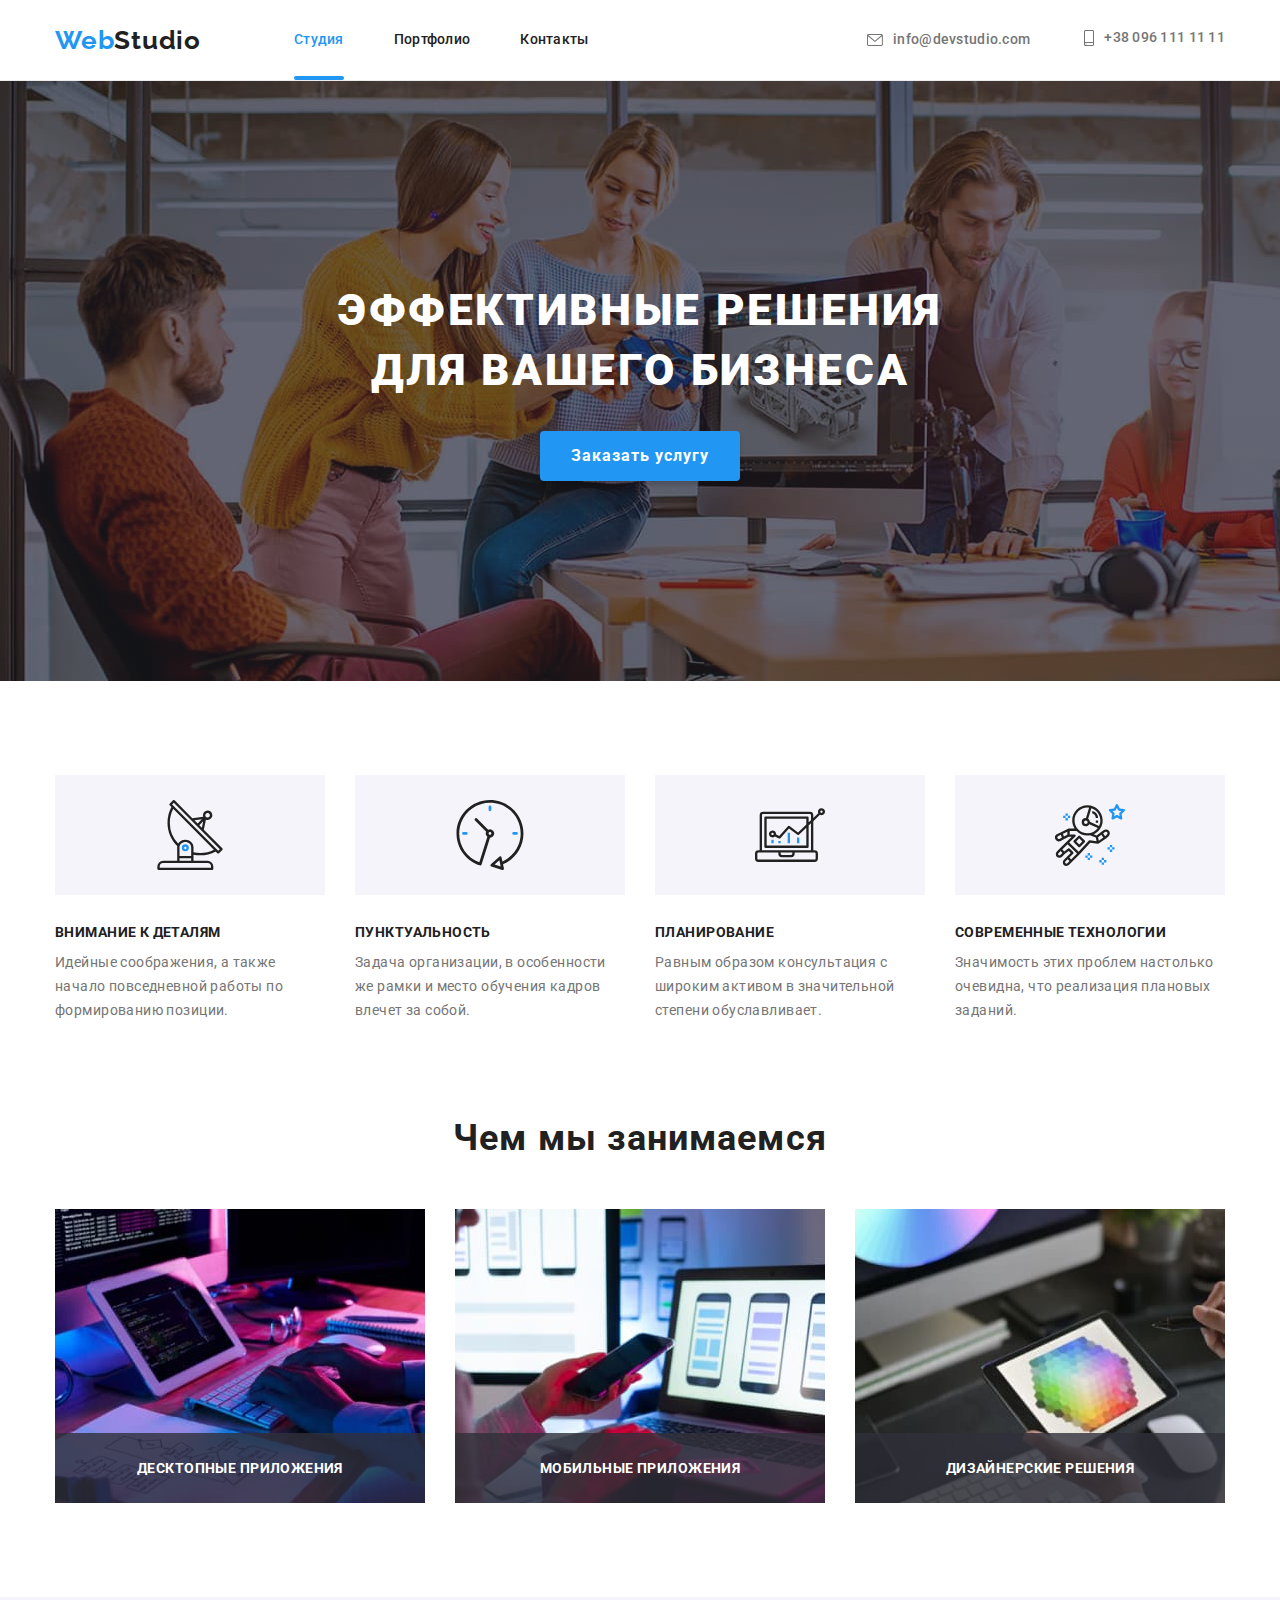
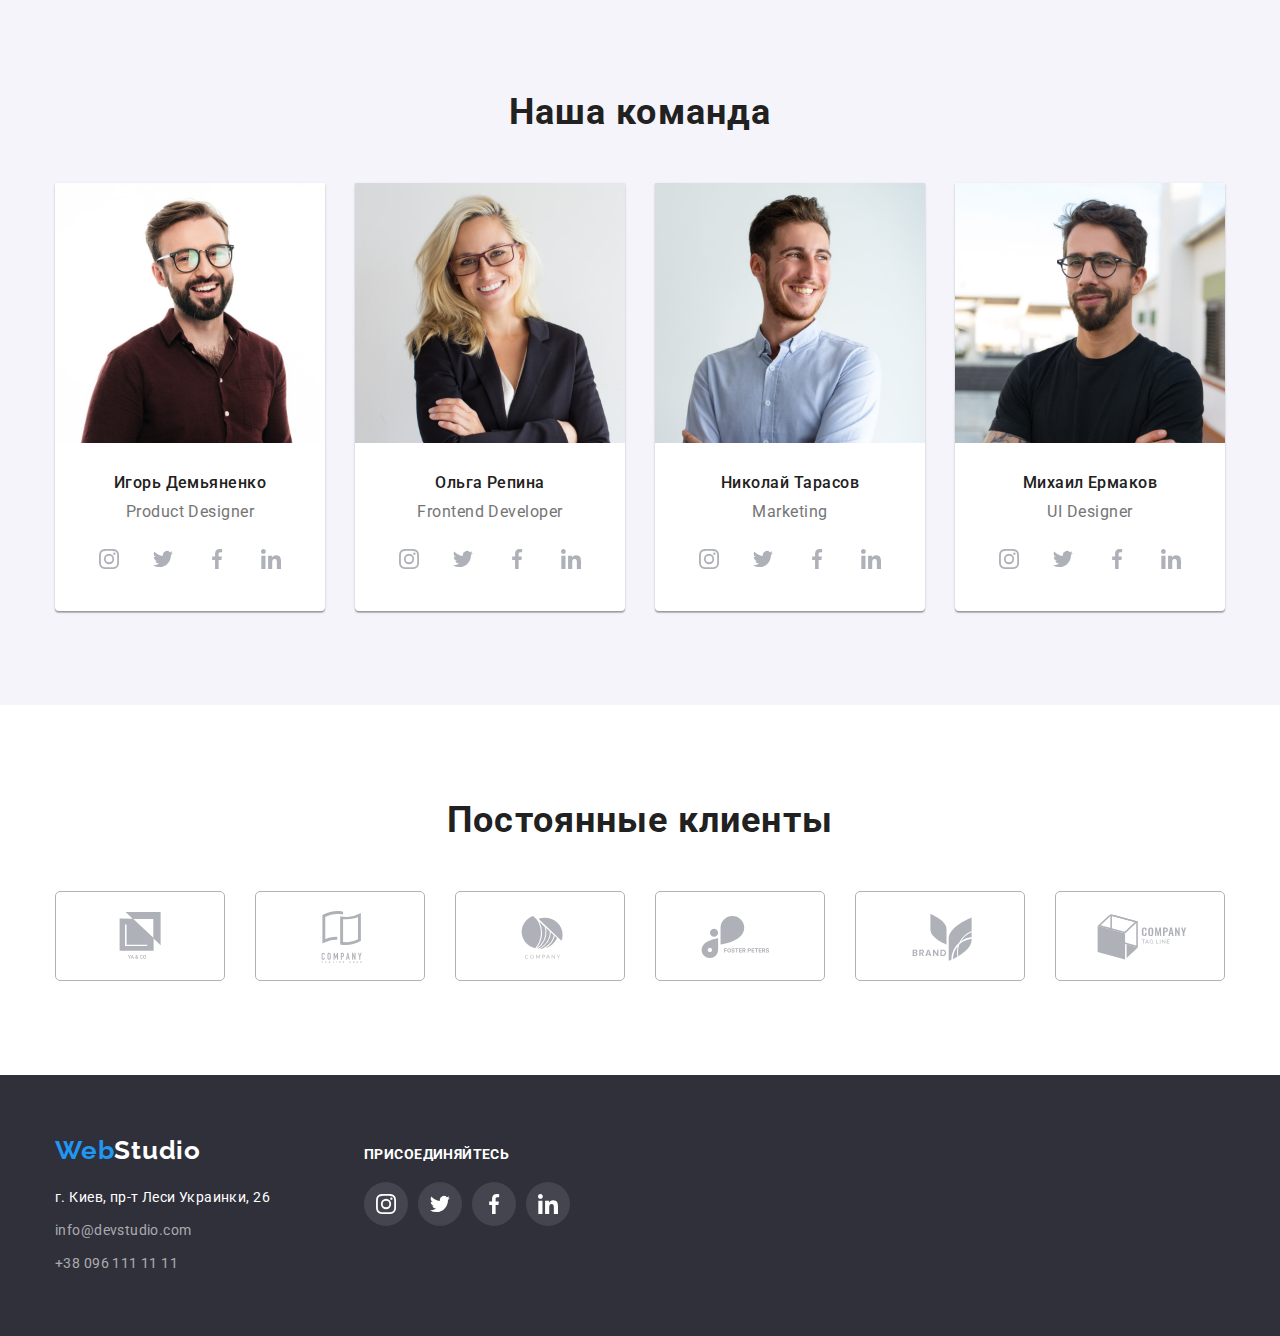
<file: index.html>
<!DOCTYPE html>
<html lang="ru">
  <head>
    <meta charset="UTF-8" />
    <meta name="viewport" content="width=device-width, initial-scale=1.0" />
    <title>WebStudio</title>
    <link
      href="https://fonts.googleapis.com/css2?family=Raleway:wght@700&family=Roboto:wght@400;500;700;900&display=swap"
      rel="stylesheet"
    />
    <link
      rel="stylesheet"
      href="https://cdnjs.cloudflare.com/ajax/libs/modern-normalize/1.0.0/modern-normalize.min.css"
    />
    <link rel="stylesheet" href="css/styles.css" />
  </head>
  <body>
    <header class="header">
      <div class="container flex-container">
        <nav class="main-navigation">
          <a href="./index.html" class="logo link"><span>Web</span>Studio</a>
          <ul class="site-nav list">
            <li class="item"><a href="" class="link current">Студия</a></li>
            <li class="item">
              <a href="./portfolio.html" class="link">Портфолио</a>
            </li>
            <li class="item"><a href="" class="link">Контакты</a></li>
          </ul>
        </nav>
        <div class="contact-info">
          <a href="mailto:info@devstudio.com" class="email link">
            <svg class="icon" width="16" height="12">
              <use href="./img/sprite.svg#envelope"></use>
            </svg>
            info@devstudio.com
          </a>
          <a href="tel:+380961111111" class="phone link">
            <svg class="icon" width="10" height="16">
              <use href="./img/sprite.svg#smartphone">
            </svg>
            +38 096 111 11 11</a>
        </div>
      </div>
    </header>
    <main>
      <section class="hero">
        <div class="container">
          <h1 class="title">Эффективные решения для вашего бизнеса</h1>
          <button class="order-btn" data-modal-open>Заказать услугу</button>
          <div class="backdrop is-hidden" data-modal>
            <div class="modal">
              <button class="close-btn" data-modal-close>
                <svg class="close-icon"width="18" height="18" viewBox="0 0 18 18" fill="none" xmlns="http://www.w3.org/2000/svg">
                  <path d="M15 4.10786L13.8921 3L9.5 7.39214L5.10786 3L4 4.10786L8.39214 8.5L4 12.8921L5.10786 14L9.5 9.60786L13.8921 14L15 12.8921L10.6079 8.5L15 4.10786Z" fill="black"/>
                </svg>
              </button>
            </div>
          </div>
        </div>
      </section>
      <section class="section advantages-section">
        <div class="container">
          <h2 class="section-title visually-hidden">Наши преимущества</h2>
          <ul class="advantages-list list">
            <li class="item">
              <div class="thumb">
                <svg width="70" height="70">
                  <use href="./img/sprite.svg#antenna"></use>
                </svg>
              </div>
              <h3 class="title">Внимание к деталям</h3>
              <p class="text">
                Идейные соображения, а также начало повседневной работы по
                формированию позиции.
              </p>
            </li>
            <li class="item">
              <div class="thumb">
                <svg width="70" height="70">
                  <use href="./img/sprite.svg#clock"></use>
                </svg>
              </div>
              <h3 class="title">Пунктуальность</h3>
              <p class="text">
                Задача организации, в особенности же рамки и место обучения
                кадров влечет за собой.
              </p>
            </li>
            <li class="item">
              <div class="thumb"><svg width="70" height="70">
                  <use href="./img/sprite.svg#diagram"></use>
                </svg>
              </div>
              <h3 class="title">Планирование</h3>
              <p class="text">
                Равным образом консультация с широким активом в значительной
                степени обуславливает.
              </p>
            </li>
            <li class="item">
              <div class="thumb"><svg width="70" height="70">
                  <use href="./img/sprite.svg#astronaut"></use>
                </svg>
              </div>
              <h3 class="title">Современные технологии</h3>
              <p class="text">
                Значимость этих проблем настолько очевидна, что реализация
                плановых заданий.
              </p>
            </li>
          </ul>
        </div>
      </section>
      <section class="section">
        <div class="container">
          <h2 class="section-title">Чем мы занимаемся</h2>
          <ul class="examples-list list">
            <li class="item">
              <img src="./img/box1.jpg" alt="Пример работы 1" width="370" />
              <p class="examples-text">Десктопные приложения</p>
            </li>
            <li class="item">
              <img src="./img/box2.jpg" alt="Пример работы 2" width="370" />
              <p class="examples-text">Мобильные приложения</p>
            </li>
            <li class="item">
              <img src="./img/box3.jpg" alt="Пример работы 3" width="370" />
              <p class="examples-text">Дизайнерские решения</p>
            </li>
          </ul>
        </div>
      </section>
      <section class="section team-section">
        <div class="container">
          <h2 class="section-title">Наша команда</h2>
          <ul class="team-list list">
            <li class="item">
              <img
                src="./img/team-member1.jpg"
                alt="Участник команды 1"
                width="270"
              />
              <div class="item-info">
                <h3 class="title">Игорь Демьяненко</h3>
                <p lang="en" class="text">Product Designer</p>
                <ul class="social-media list">
                  <li class="item">
                    <a class="link" href="#">
                      <svg class="icon" width="44" height="44">
                        <use href="./img/sprite.svg#instagram"></use>
                      </svg>
                    </a>
                  </li>
                  <li class="item">
                    <a class="link" href="#">
                      <svg class="icon" width="44" height="44">
                        <use href="./img/sprite.svg#twitter"></use>
                      </svg>
                    </a>
                  </li>
                  <li class="item">
                    <a class="link" href="#">
                      <svg class="icon" width="44" height="44">
                        <use href="./img/sprite.svg#facebook"></use>
                      </svg>
                    </a>
                  </li>
                  <li class="item">
                    <a class="link" href="#">
                      <svg class="icon" width="44" height="44">
                        <use href="./img/sprite.svg#linkedin"></use>
                      </svg>
                    </a>
                  </li>
                </ul>
              </div> 
            </li>
            <li class="item">
              <img
                src="./img/team-member2.jpg"
                alt="Участник команды 2"
                width="270"
              />
              <div class="item-info">
                <h3 class="title">Ольга Репина</h3>
                <p lang="en" class="text">Frontend Developer</p>
                <ul class="social-media list">
                  <li class="item">
                    <a class="link" href="#">
                      <svg class="icon" width="44" height="44">
                        <use href="./img/sprite.svg#instagram"></use>
                      </svg>
                    </a>
                  </li>
                  <li class="item">
                    <a class="link" href="#">
                      <svg class="icon" width="44" height="44">
                        <use href="./img/sprite.svg#twitter"></use>
                      </svg>
                    </a>
                  </li>
                  <li class="item">
                    <a class="link" href="#">
                      <svg class="icon" width="44" height="44">
                        <use href="./img/sprite.svg#facebook"></use>
                      </svg>
                    </a>
                  </li>
                  <li class="item">
                    <a class="link" href="#">
                      <svg class="icon" width="44" height="44">
                        <use href="./img/sprite.svg#linkedin"></use>
                      </svg>
                    </a>
                  </li>
                </ul>
              </div>
            </li>
            <li class="item">
              <img
                src="./img/team-member3.jpg"
                alt="Участник команды 3"
                width="270"
              />
              <div class="item-info">
                <h3 class="title">Николай Тарасов</h3>
                <p lang="en" class="text">Marketing</p>
                <ul class="social-media list">
                  <li class="item">
                    <a class="link" href="#">
                      <svg class="icon" width="44" height="44">
                        <use href="./img/sprite.svg#instagram"></use>
                      </svg>
                    </a>
                  </li>
                  <li class="item">
                    <a class="link" href="#">
                      <svg class="icon" width="44" height="44">
                        <use href="./img/sprite.svg#twitter"></use>
                      </svg>
                    </a>
                  </li>
                  <li class="item">
                    <a class="link" href="#">
                      <svg class="icon" width="44" height="44">
                        <use href="./img/sprite.svg#facebook"></use>
                      </svg>
                    </a>
                  </li>
                  <li class="item">
                    <a class="link" href="#">
                      <svg class="icon" width="44" height="44">
                        <use href="./img/sprite.svg#linkedin"></use>
                      </svg>
                    </a>
                  </li>
                </ul>
              </div>
            </li>
            <li class="item">
              <img
                src="./img/team-member4.jpg"
                alt="Участник команды 4"
                width="270"
              />
              <div class="item-info">
                <h3 class="title">Михаил Ермаков</h3>
                <p lang="en" class="text">UI Designer</p>
                <ul class="social-media list">
                  <li class="item">
                    <a class="link" href="#">
                      <svg class="icon" width="44" height="44">
                        <use href="./img/sprite.svg#instagram"></use>
                      </svg>
                    </a>
                  </li>
                  <li class="item">
                    <a class="link" href="#">
                      <svg class="icon" width="44" height="44">
                        <use href="./img/sprite.svg#twitter"></use>
                      </svg>
                    </a>
                  </li>
                  <li class="item">
                    <a class="link" href="#">
                      <svg class="icon" width="44" height="44">
                        <use href="./img/sprite.svg#facebook"></use>
                      </svg>
                    </a>
                  </li>
                  <li class="item">
                    <a class="link" href="#">
                      <svg class="icon" width="44" height="44">
                        <use href="./img/sprite.svg#linkedin"></use>
                      </svg>
                    </a>
                  </li>
                </ul>
              </div>
            </li>
          </ul>
        </div>
      </section>
      <section class="section clients-section">
        <div class="container">
          <h2 class="section-title">Постоянные клиенты</h2>
          <ul class="clients-list list">
            <li class="item">
              <a href="" class="item-link">
                <svg class="icon">
                  <use href="./img/sprite.svg#client1"></use>
                </svg>
              </a>
            </li>
            <li class="item">
              <a href="" class="item-link">
                <svg class="icon">
                  <use href="./img/sprite.svg#client2"></use>
                </svg>
              </a>
            </li>
            <li class="item">
              <a href="" class="item-link">
                <svg class="icon">
                  <use href="./img/sprite.svg#client3"></use>
                </svg>
              </a>
            </li>
            <li class="item">
              <a href="" class="item-link">
                <svg class="icon">
                  <use href="./img/sprite.svg#client4"></use>
                </svg>
              </a>
            </li>
            <li class="item">
              <a href="" class="item-link">
                <svg class="icon">
                  <use href="./img/sprite.svg#client5"></use>
                </svg>
              </a>
            </li>
            <li class="item">
              <a href="" class="item-link">
                <svg class="icon">
                  <use href="./img/sprite.svg#client6"></use>
                  </svg>
              </a>
            </li>
          </ul>
        </div>
      </section>
    </main>
    <footer class="footer">
      <div class="container flex-container">
        <div class="footer-column">
        <a href="./index.html" class="logo link"><span>Web</span>Studio</a>
        <address class="address">
          г. Киев, пр-т Леси Украинки, 26<br />
          <a href="mailto:info@devstudio.com" class="email link"
            >info@devstudio.com</a
          >
          <a href="tel:+380961111111" class="phone link">+38 096 111 11 11</a>
        </address>
        </div>
        <div class="footer-column">
          <b class="join">Присоединяйтесь</b>
          <ul class="social-media list">
            <li class="item">
              <a class="link" href="#">
                <svg class="icon" width="44" height="44">
                  <use href="./img/sprite.svg#instagram"></use>
                </svg>
              </a>
            </li>
            <li class="item">
              <a class="link" href="#">
                <svg class="icon" width="44" height="44">
                  <use href="./img/sprite.svg#twitter"></use>
                </svg>
              </a>
            </li>
            <li class="item">
              <a class="link" href="#">
                <svg class="icon" width="44" height="44">
                  <use href="./img/sprite.svg#facebook"></use>
                </svg>
              </a>
            </li>
            <li class="item">
              <a class="link" href="#">
                <svg class="icon" width="44" height="44">
                  <use href="./img/sprite.svg#linkedin"></use>
                </svg>
              </a>
            </li>
          </ul>
        </div>
      </div>
    </footer>
    <script src="js/modal.js"> 

    </script>
  </body>
</html>
</file>
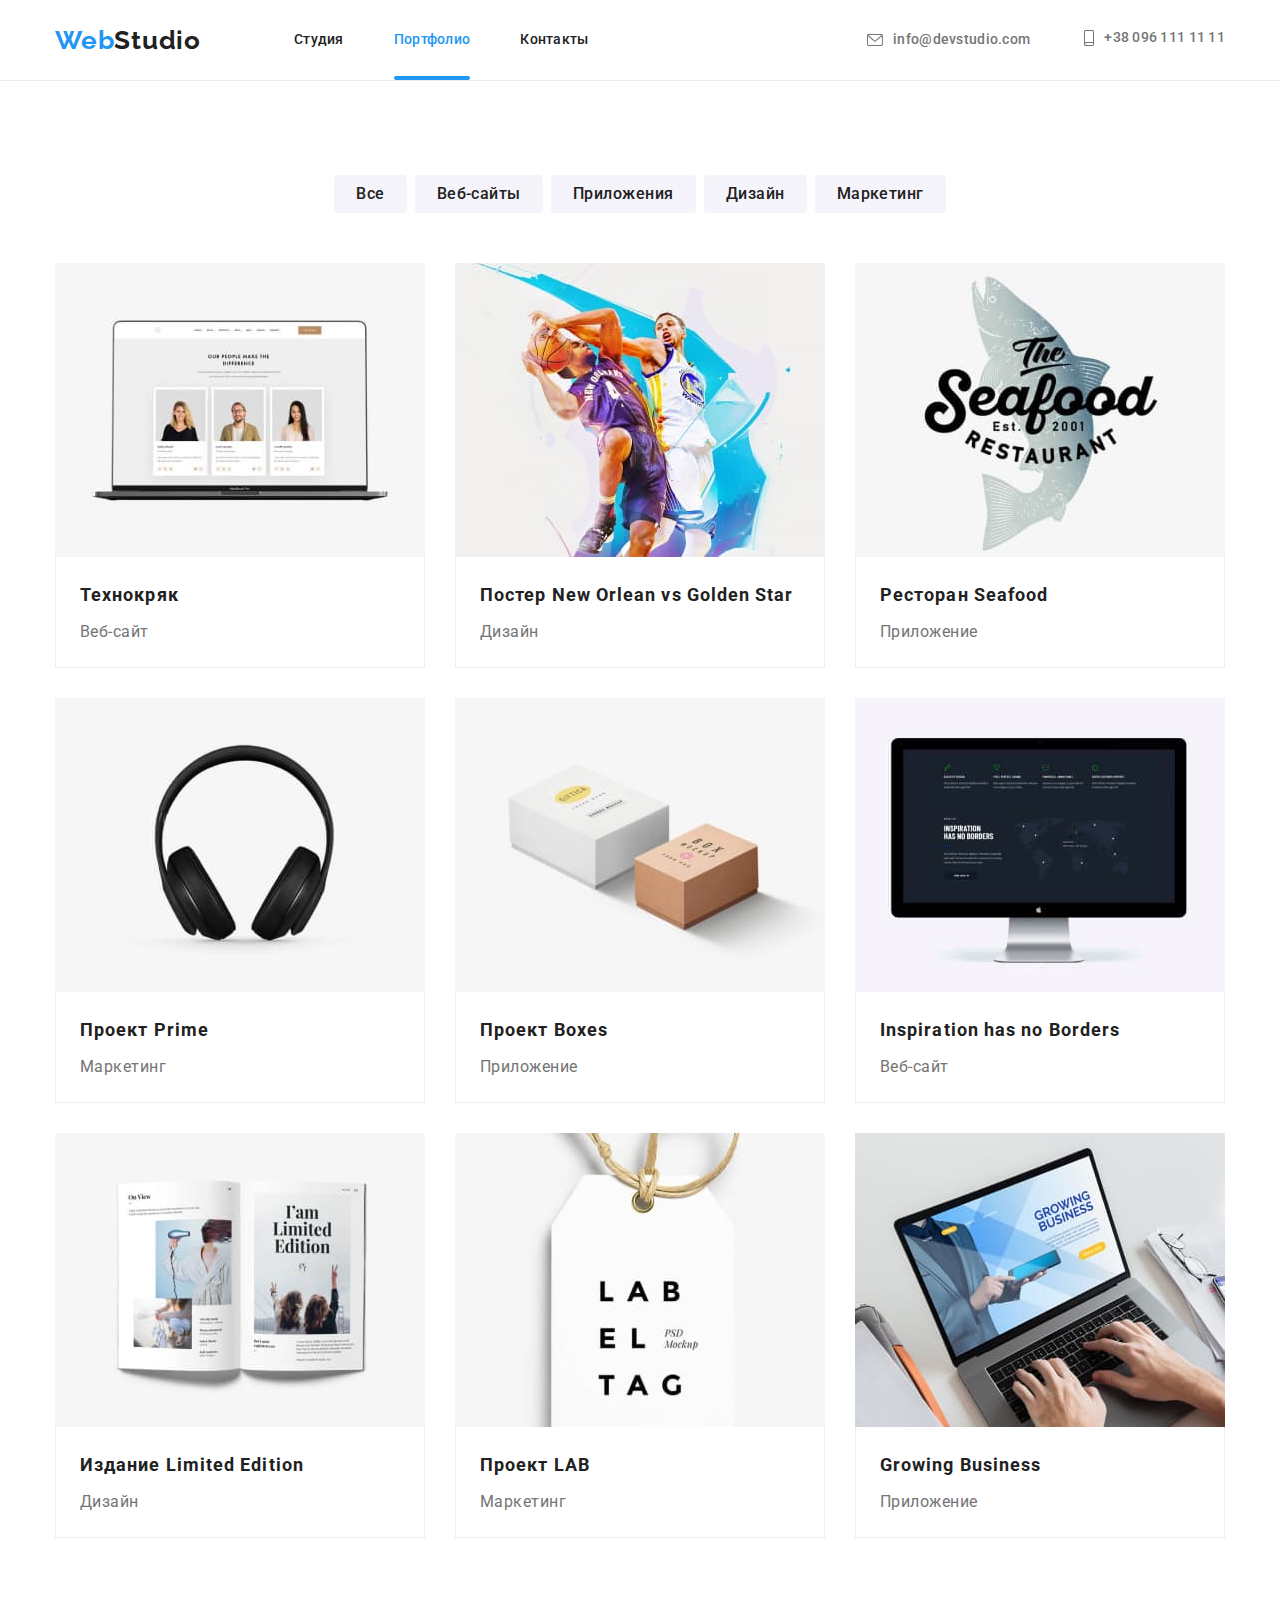
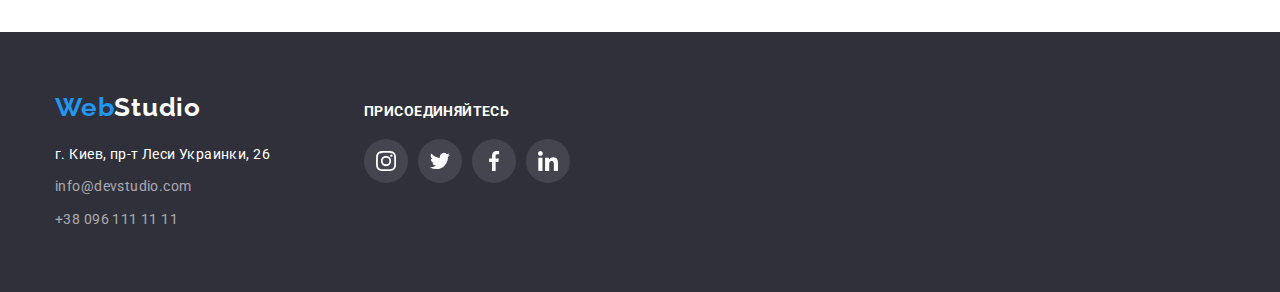
<file: portfolio.html>
<!DOCTYPE html>
<html lang="ru">
  <head>
    <meta charset="UTF-8" />
    <meta name="viewport" content="width=device-width, initial-scale=1.0" />
    <title>WebStudio</title>
    <link
      href="https://fonts.googleapis.com/css2?family=Raleway:wght@700&family=Roboto:wght@400;500;700;900&display=swap"
      rel="stylesheet"
    />
    <link
      rel="stylesheet"
      href="https://cdnjs.cloudflare.com/ajax/libs/modern-normalize/1.0.0/modern-normalize.min.css"
    />
    <link rel="stylesheet" href="css/styles.css" />
  </head>
  <body>
    <header class="header">
      <div class="container flex-container">
        <nav class="main-navigation">
          <a href="./index.html" class="logo link"><span>Web</span>Studio</a>
          <ul class="site-nav list">
            <li class="item"><a href="./index.html" class="link">Студия</a></li>
            <li class="item">
              <a href="./portfolio.html" class="link current">Портфолио</a>
            </li>
            <li class="item"><a href="" class="link">Контакты</a></li>
          </ul>
        </nav>
        <div class="contact-info">
          <a href="mailto:info@devstudio.com" class="email link">
            <svg class="icon" width="16" height="12">
              <use href="./img/sprite.svg#envelope"></use>
            </svg>
            info@devstudio.com
          </a>
          <a href="tel:+380961111111" class="phone link">
            <svg class="icon" width="10" height="16">
              <use href="./img/sprite.svg#smartphone"></use>
            </svg>
            +38 096 111 11 11
          </a>
        </div>
      </div>
    </header>
    <main>
      <section class="section portfolio-section">
        <div class="container">
          <h1>Наши работы</h1>
          <ul class="filter-list list">
            <li class="item">
              <button type="button" class="filter-btn">Все</button>
            </li>
            <li class="item">
              <button type="button" class="filter-btn">Веб-сайты</button>
            </li>
            <li class="item">
              <button type="button" class="filter-btn">Приложения</button>
            </li>
            <li class="item">
              <button type="button" class="filter-btn">Дизайн</button>
            </li>
            <li class="item">
              <button type="button" class="filter-btn">Маркетинг</button>
            </li>
          </ul>
          <ul class="works-list list">
            <li class="item">
              <a href="" class="link"
                ><div class="thumb">
                  <img
                    src="./img/portfolio-img1.jpg"
                    alt="Технокряк"
                    width="370"
                  />
                  <div class="overlay">
                    <p class="overlay-text">
                      Технокряк это современная площадка распространения
                      коронавируса. Компании используют эту платформу для
                      цифрового шпионажа и атак на защищённые сервера
                      конкурентов.
                    </p>
                  </div>
                </div>
                <div class="item-info">
                  <h2 class="title">Технокряк</h2>
                  <p class="text">Веб-сайт</p>
                </div></a
              >
            </li>
            <li class="item">
              <a href="" class="link"
                ><div class="thumb">
                  <img
                    src="./img/portfolio-img2.jpg"
                    alt="Постер New Orlean vs Golden Star"
                    width="370"
                  />
                  <div class="overlay">
                    <p class="overlay-text">
                      Технокряк это современная площадка распространения
                      коронавируса. Компании используют эту платформу для
                      цифрового шпионажа и атак на защищённые сервера
                      конкурентов.
                    </p>
                  </div>
                </div>
                <div class="item-info">
                  <h2 class="title">Постер New Orlean vs Golden Star</h2>
                  <p class="text">Дизайн</p>
                </div></a
              >
            </li>
            <li class="item">
              <a href="" class="link"
                ><div class="thumb">
                  <img
                    src="./img/portfolio-img3.jpg"
                    alt="Ресторан Seafood"
                    width="370"
                  />
                  <div class="overlay">
                    <p class="overlay-text">
                      Технокряк это современная площадка распространения
                      коронавируса. Компании используют эту платформу для
                      цифрового шпионажа и атак на защищённые сервера
                      конкурентов.
                    </p>
                  </div>
                </div>
                <div class="item-info">
                  <h2 class="title">Ресторан Seafood</h2>
                  <p class="text">Приложение</p>
                </div></a
              >
            </li>
            <li class="item">
              <a href="" class="link"
                ><div class="thumb">
                  <img
                    src="./img/portfolio-img4.jpg"
                    alt="Проект Prime"
                    width="370"
                  />
                  <div class="overlay">
                    <p class="overlay-text">
                      Технокряк это современная площадка распространения
                      коронавируса. Компании используют эту платформу для
                      цифрового шпионажа и атак на защищённые сервера
                      конкурентов.
                    </p>
                  </div>
                </div>
                <div class="item-info">
                  <h2 class="title">Проект Prime</h2>
                  <p class="text">Маркетинг</p>
                </div></a
              >
            </li>
            <li class="item">
              <a href="" class="link"
                ><div class="thumb">
                  <img
                    src="./img/portfolio-img5.jpg"
                    alt="Проект Boxes"
                    width="370"
                  />
                  <div class="overlay">
                    <p class="overlay-text">
                      Технокряк это современная площадка распространения
                      коронавируса. Компании используют эту платформу для
                      цифрового шпионажа и атак на защищённые сервера
                      конкурентов.
                    </p>
                  </div>
                </div>
                <div class="item-info">
                  <h2 class="title">Проект Boxes</h2>
                  <p class="text">Приложение</p>
                </div></a
              >
            </li>
            <li class="item">
              <a href="" class="link"
                ><div class="thumb">
                  <img
                    src="./img/portfolio-img6.jpg"
                    alt="Inspiration has no Borders"
                    width="370"
                  />
                  <div class="overlay">
                    <p class="overlay-text">
                      Технокряк это современная площадка распространения
                      коронавируса. Компании используют эту платформу для
                      цифрового шпионажа и атак на защищённые сервера
                      конкурентов.
                    </p>
                  </div>
                </div>
                <div class="item-info">
                  <h2 class="title">Inspiration has no Borders</h2>
                  <p class="text">Веб-сайт</p>
                </div></a
              >
            </li>
            <li class="item">
              <a href="" class="link"
                ><div class="thumb">
                  <img
                    src="./img/portfolio-img7.jpg"
                    alt="Издание Limited Edition"
                    width="370"
                  />
                  <div class="overlay">
                    <p class="overlay-text">
                      Технокряк это современная площадка распространения
                      коронавируса. Компании используют эту платформу для
                      цифрового шпионажа и атак на защищённые сервера
                      конкурентов.
                    </p>
                  </div>
                </div>
                <div class="item-info">
                  <h2 class="title">Издание Limited Edition</h2>
                  <p class="text">Дизайн</p>
                </div></a
              >
            </li>
            <li class="item">
              <a href="" class="link"
                ><div class="thumb">
                  <img
                    src="./img/portfolio-img8.jpg"
                    alt="Проект LAB"
                    width="370"
                  />
                  <div class="overlay">
                    <p class="overlay-text">
                      Технокряк это современная площадка распространения
                      коронавируса. Компании используют эту платформу для
                      цифрового шпионажа и атак на защищённые сервера
                      конкурентов.
                    </p>
                  </div>
                </div>
                <div class="item-info">
                  <h2 class="title">Проект LAB</h2>
                  <p class="text">Маркетинг</p>
                </div></a
              >
            </li>
            <li class="item">
              <a href="" class="link"
                ><div class="thumb">
                  <img
                    src="./img/portfolio-img9.jpg"
                    alt="Growing Business"
                    width="370"
                  />
                  <div class="overlay">
                    <p class="overlay-text">
                      Технокряк это современная площадка распространения
                      коронавируса. Компании используют эту платформу для
                      цифрового шпионажа и атак на защищённые сервера
                      конкурентов.
                    </p>
                  </div>
                </div>
                <div class="item-info">
                  <h2 class="title">Growing Business</h2>
                  <p class="text">Приложение</p>
                </div></a
              >
            </li>
          </ul>
        </div>
      </section>
    </main>
    <footer class="footer">
      <div class="container flex-container">
        <div class="footer-column">
          <a href="./index.html" class="logo link"><span>Web</span>Studio</a>
          <address class="address">
            г. Киев, пр-т Леси Украинки, 26<br />
            <a href="mailto:info@devstudio.com" class="email link"
              >info@devstudio.com</a
            >
            <a href="tel:+380961111111" class="phone link">+38 096 111 11 11</a>
          </address>
        </div>
        <div class="footer-column">
          <b class="join">Присоединяйтесь</b>
          <ul class="social-media list">
            <li class="item">
              <a class="link" href="#">
                <svg class="icon" width="44" height="44">
                  <use href="./img/sprite.svg#instagram"></use>
                </svg>
              </a>
            </li>
            <li class="item">
              <a class="link" href="#">
                <svg class="icon" width="44" height="44">
                  <use href="./img/sprite.svg#twitter"></use>
                </svg>
              </a>
            </li>
            <li class="item">
              <a class="link" href="#">
                <svg class="icon" width="44" height="44">
                  <use href="./img/sprite.svg#facebook"></use>
                </svg>
              </a>
            </li>
            <li class="item">
              <a class="link" href="#">
                <svg class="icon" width="44" height="44">
                  <use href="./img/sprite.svg#linkedin"></use>
                </svg>
              </a>
            </li>
          </ul>
        </div>
      </div>
    </footer>
  </body>
</html>
</file>
<file: css/styles.css>
:root {
  --primary-text-color: #757575;
  --title-text-color: #212121;
  --accent-color: #2196f3;
  --primary-white-color: #ffffff;
}

body {
  background-color: var(--primary-white-color);
  color: var(--primary-text-color);
  font-family: 'Roboto', sans-serif;
}

h1,
h2,
h3 {
  color: var(--title-text-color);
}

h1,
h2,
h3,
p {
  margin: 0;
  padding: 0;
}

.list {
  list-style-type: none;
  margin: 0;
  padding: 0;
}
.link {
  color: inherit;
  text-decoration: none;
}

.container {
  width: 1200px;
  padding-left: 15px;
  padding-right: 15px;
  margin-left: auto;
  margin-right: auto;
}

/* Header */
.header {
  border-bottom: 1px solid #ececec;
}

.flex-container {
  display: flex;
  align-items: center;
}

.main-navigation {
  display: flex;
  align-items: center;
}

.logo {
  color: var(--title-text-color);
  margin-right: 93px;
  font-family: 'Raleway', sans-serif;
  font-weight: 700;
  font-size: 26px;
  line-height: 1.19;
  letter-spacing: 0.03em;
}

.logo span {
  color: var(--accent-color);
}

.site-nav {
  display: flex;
}

.site-nav .item + .item {
  margin-left: 50px;
}

.site-nav .link {
  display: block;
  padding-top: 32px;
  padding-bottom: 32px;
  color: var(--title-text-color);
  font-weight: 500;
  font-size: 14px;
  line-height: 1.14;
  letter-spacing: 0.02em;
  position: relative;
  transition: 250ms all cubic-bezier(0.4, 0, 0.2, 1);
}

.site-nav .link:hover,
.site-nav .link:focus {
  color: var(--accent-color);
}
.site-nav .link.current {
  color: var(--accent-color);
}

.site-nav .link.current::after {
  content: '';
  display: block;
  position: absolute;
  left: 0;
  bottom: 0;
  width: 100%;
  height: 4px;
  background: var(--accent-color);
  border-radius: 2px;
}

.header .email {
  margin-right: 50px;
}

.icon {
  fill: currentColor;
}

.contact-info .icon {
  margin-right: 10px;
}

.header .email,
.header .phone {
  display: inline-flex;
  align-items: center;
  font-weight: 500;
  font-size: 14px;
  line-height: 1.14;
  letter-spacing: 0.02em;
  transition: 250ms all cubic-bezier(0.4, 0, 0.2, 1);
}

.header .email:hover,
.header .phone:hover {
  color: var(--accent-color);
}

.contact-info {
  margin-left: auto;
}

/* Hero */

.hero {
  background: #2f303a;
  max-width: 1600px;
  min-height: 600px;
  background-image: linear-gradient(
      to right,
      rgba(47, 48, 58, 0.4),
      rgba(47, 48, 58, 0.4)
    ),
    url('../img/background.jpg');
  background-repeat: no-repeat;
  background-size: cover;
  text-align: center;
}

.hero .container {
  min-height: 600px;
  display: flex;
  flex-direction: column;
  justify-content: center;
  align-items: center;
}
.hero .title {
  width: 696px;
  margin: 0 auto;
  margin-bottom: 30px;
  color: var(--primary-white-color);
  font-weight: 900;
  font-size: 44px;
  line-height: 1.36;
  text-align: center;
  letter-spacing: 0.06em;
  text-transform: uppercase;
}
.order-btn {
  display: block;
  padding: 10px;
  width: 200px;
  border: none;
  outline: none;
  background: var(--accent-color);
  color: var(--primary-white-color);
  font-weight: bold;
  font-size: 16px;
  line-height: 30px;
  letter-spacing: 0.06em;
  border-radius: 4px;
  cursor: pointer;
  box-shadow: 0px 4px 4px rgba(0, 0, 0, 0.15);
}

.backdrop {
  position: fixed;
  top: 0;
  left: 0;
  width: 100%;
  height: 100%;
  z-index: 999999;
  background: rgba(0, 0, 0, 0.2);
  opacity: 1;
  transition: opacity 250ms cubic-bezier(0.4, 0, 0.2, 1);
}

.backdrop.is-hidden {
  opacity: 0;
  pointer-events: none;
}

.modal {
  position: absolute;
  top: 50%;
  left: 50%;
  min-width: 528px;
  min-height: 581px;
  background-color: var(--primary-white-color);
  opacity: 1;
  transform: translate(-50%, -50%) scale(1);
  transition: transform 250ms cubic-bezier(0.4, 0, 0.2, 1),
    opacity 250ms cubic-bezier(0.4, 0, 0.2, 1);
}

.backdrop.is-hidden .modal {
  transform: translate(-50%, -50%) scale(0.8);
  opacity: 0;
}

.close-btn {
  position: absolute;
  display: flex;
  top: 8px;
  right: 8px;
  width: 30px;
  height: 30px;
  background: transparent;
  outline: none;
  border: 1px solid rgba(0, 0, 0, 0.1);
  border-radius: 50%;
  cursor: pointer;
}

.close-icon {
  margin: auto;
}
/* Advantages*/

.section {
  padding-top: 94px;
  padding-bottom: 94px;
}

.advantages-section {
  padding-bottom: 0;
}

.section-title {
  margin-bottom: 50px;
  font-weight: 700;
  font-size: 36px;
  line-height: 1.17;
  text-align: center;
  letter-spacing: 0.03em;
}

.visually-hidden {
  position: absolute;
  width: 1px;
  height: 1px;
  margin: -1px;
  border: 0;
  padding: 0;
  clip: rect(0 0 0 0);
  overflow: hidden;
}

.advantages-list {
  display: flex;
  margin: -15px;
}

.advantages-list .item {
  width: 270px;
  margin: 15px;
}

.advantages-list .thumb {
  display: flex;
  justify-content: center;
  align-items: center;
  height: 120px;
  margin-bottom: 30px;
  background-color: #f5f4fa;
}

.advantages-list .title {
  margin-bottom: 10px;
  font-weight: 700;
  font-size: 14px;
  line-height: 1.14;
  letter-spacing: 0.03em;
  text-transform: uppercase;
}

.advantages-list .text {
  font-weight: 400;
  font-size: 14px;
  line-height: 1.71;
  letter-spacing: 0.03em;
}

/*Examples List*/
.examples-list {
  display: flex;
  margin: -15px;
}

.examples-list img {
  display: block;
}
.examples-list .item {
  position: relative;
  width: 370px;
  margin: 15px;
}

.examples-list .examples-text {
  position: absolute;
  width: 100%;
  height: 70px;
  left: 0;
  bottom: 0;
  background: rgba(47, 48, 58, 0.8);
  display: flex;
  justify-content: center;
  align-items: center;
  color: var(--primary-white-color);
  text-transform: uppercase;
  font-weight: bold;
  font-size: 14px;
  line-height: 16px;
  letter-spacing: 0.03em;
}
/*Team List*/
.team-section {
  background: #f5f4fa;
}

.team-list {
  display: flex;
  margin: -15px;
}

.team-list img {
  display: block;
}

.team-list > .item {
  width: 270px;
  margin: 15px;
  text-align: center;
  background: #fff;
  border-radius: 0px 0px 4px 4px;
  box-shadow: 0px 1px 3px rgba(0, 0, 0, 0.12), 0px 1px 1px rgba(0, 0, 0, 0.14),
    0px 2px 1px rgba(0, 0, 0, 0.2);
}

.team-list .item-info {
  padding: 30px 0;
}

.team-list .title {
  margin-bottom: 10px;
  font-weight: 500;
  font-size: 16px;
  line-height: 1.19;
  letter-spacing: 0.03em;
}

.team-list .text {
  font-weight: 400;
  margin-bottom: 16px;
  font-size: 16px;
  line-height: 1.19;
  letter-spacing: 0.03em;
}

.social-media {
  display: flex;
  justify-content: center;
}

.social-media .item {
  margin-right: 10px;
}
.social-media .item:last-child {
  margin-right: 0;
}

.social-media .link {
  display: flex;
  justify-content: center;
  align-items: center;
  width: 44px;
  height: 44px;
  border-radius: 50%;
  color: #afb1b8;
  transition: 250ms all cubic-bezier(0.4, 0, 0.2, 1);
}

.social-media .link:hover,
.social-media .link:focus {
  background: #2196f3;
  color: #fff;
}

/*Clients-list*/
.clients-list {
  display: flex;
}
.clients-list .item {
  width: 170px;
  height: 90px;
  margin-right: 30px;
}

.clients-list .item:last-child {
  margin-right: 0;
}
.clients-list .item-link {
  display: block;
  color: #afb1b8;
  width: 170px;
  height: 90px;
  border: 1px solid #afb1b8;
  border-radius: 5px;
  transition: 250ms all cubic-bezier(0.4, 0, 0.2, 1);
}

.clients-list .item-link:hover,
.clients-list .item-link:focus {
  color: var(--accent-color);
  border: 1px solid var(--accent-color);
}

.clients-list .icon {
  fill: currentColor;
  width: 170px;
  height: 90px;
}
/* Footer*/
.footer {
  padding-top: 60px;
  padding-bottom: 60px;
  background: #2f303a;
}

.footer .logo,
.footer .address {
  color: var(--primary-white-color);
}

.footer .address {
  margin-top: 20px;
  font-style: normal;
  font-weight: 400;
  font-size: 14px;
  line-height: 1.71;
  letter-spacing: 0.03em;
}

.footer .email,
.footer .phone {
  display: block;
  margin-top: 9px;
  color: rgba(255, 255, 255, 0.6);
  font-weight: 400;
  font-size: 14px;
  line-height: 1.71;
  letter-spacing: 0.03em;
}

.footer .flex-container {
  align-items: baseline;
}
.footer-column {
  margin-right: 70px;
}

.footer .join {
  display: block;
  margin-bottom: 20px;
  font-weight: bold;
  font-size: 14px;
  line-height: 16px;
  letter-spacing: 0.03em;
  text-transform: uppercase;
  color: #ffffff;
}

.footer .social-media {
  justify-content: start;
}

.footer .social-media .link {
  background: rgba(255, 255, 255, 0.1);
  color: #fff;
  transition: 250ms all cubic-bezier(0.4, 0, 0.2, 1);
}

.footer .social-media .link:hover,
.footer .social-media .link:focus {
  background: var(--accent-color);
}
/* Portfolio */

.portfolio-section h1 {
  display: none;
}

.filter-list {
  display: flex;
  justify-content: center;
  margin-bottom: 50px;
}

.filter-list .item + .item {
  margin-left: 8px;
}

.filter-list .filter-btn {
  padding: 6px 22px;
  background: #f5f4fa;
  color: var(--title-text-color);
  font-family: inherit;
  outline: none;
  font-weight: 500;
  font-size: 16px;
  line-height: 1.62;
  text-align: center;
  letter-spacing: 0.03em;
  border: none;
  border-radius: 4px;
  transition: 250ms all cubic-bezier(0.4, 0, 0.2, 1);
}

.filter-list .filter-btn:hover,
.filter-list .filter-btn:focus {
  background: var(--accent-color);
  color: var(--primary-white-color);
  cursor: pointer;
  box-shadow: 0px 3px 1px rgba(0, 0, 0, 0.1), 0px 1px 2px rgba(0, 0, 0, 0.08),
    0px 2px 2px rgba(0, 0, 0, 0.12);
}

.works-list {
  display: flex;
  flex-wrap: wrap;
  margin: -15px;
}

.works-list .item {
  width: 370px;
  margin: 15px;
  transition: 250ms all cubic-bezier(0.4, 0, 0.2, 1);
}

.works-list .item:hover,
.works-list .item:focus {
  box-shadow: 0px 1px 1px rgba(0, 0, 0, 0.12), 0px 4px 4px rgba(0, 0, 0, 0.06),
    1px 4px 6px rgba(0, 0, 0, 0.16);
}

.works-list img {
  display: block;
  max-width: 100%;
}

.works-list .item-info {
  padding: 20px 24px;
  border: 1px solid #eeeeee;
  border-top: none;
}

.works-list .title {
  margin-bottom: 4px;
  font-weight: 700;
  font-size: 18px;
  line-height: 2;
  letter-spacing: 0.06em;
}
.works-list .text {
  font-weight: 400;
  font-size: 16px;
  line-height: 1.87;
  letter-spacing: 0.03em;
}

.works-list .thumb {
  position: relative;
  overflow: hidden;
}

.works-list .overlay {
  position: absolute;
  top: 0;
  left: 0;
  width: 100%;
  height: 100%;
  padding: 63px 24px;
  background: rgba(33, 150, 243, 0.9);
  transform: translateY(101%);
  transition: 250ms transform cubic-bezier(0.4, 0, 0.2, 1);
}

.works-list .overlay-text {
  font-size: 18px;
  font-weight: 400;
  line-height: 28px;
  letter-spacing: 0.03em;
  color: #ffffff;
}

.works-list .item:hover .overlay {
  transform: translateY(0);
}
</file>
